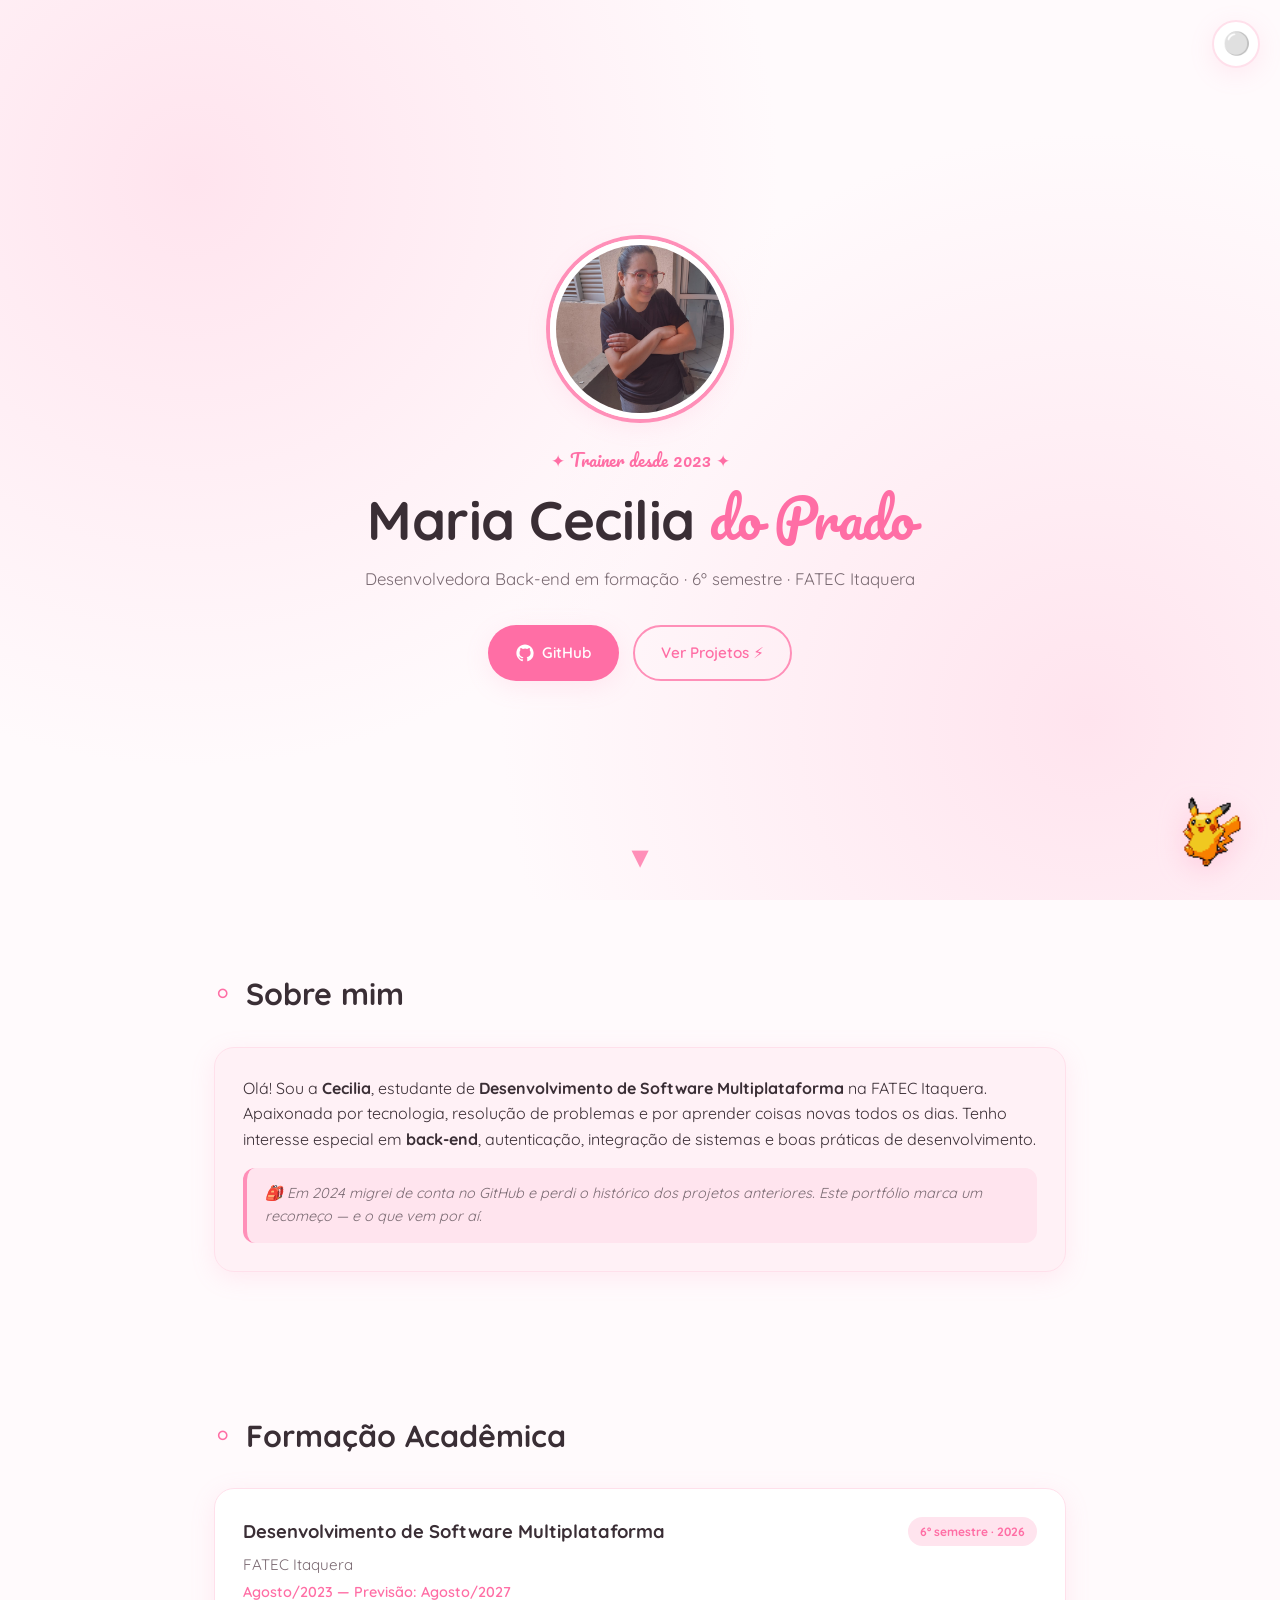
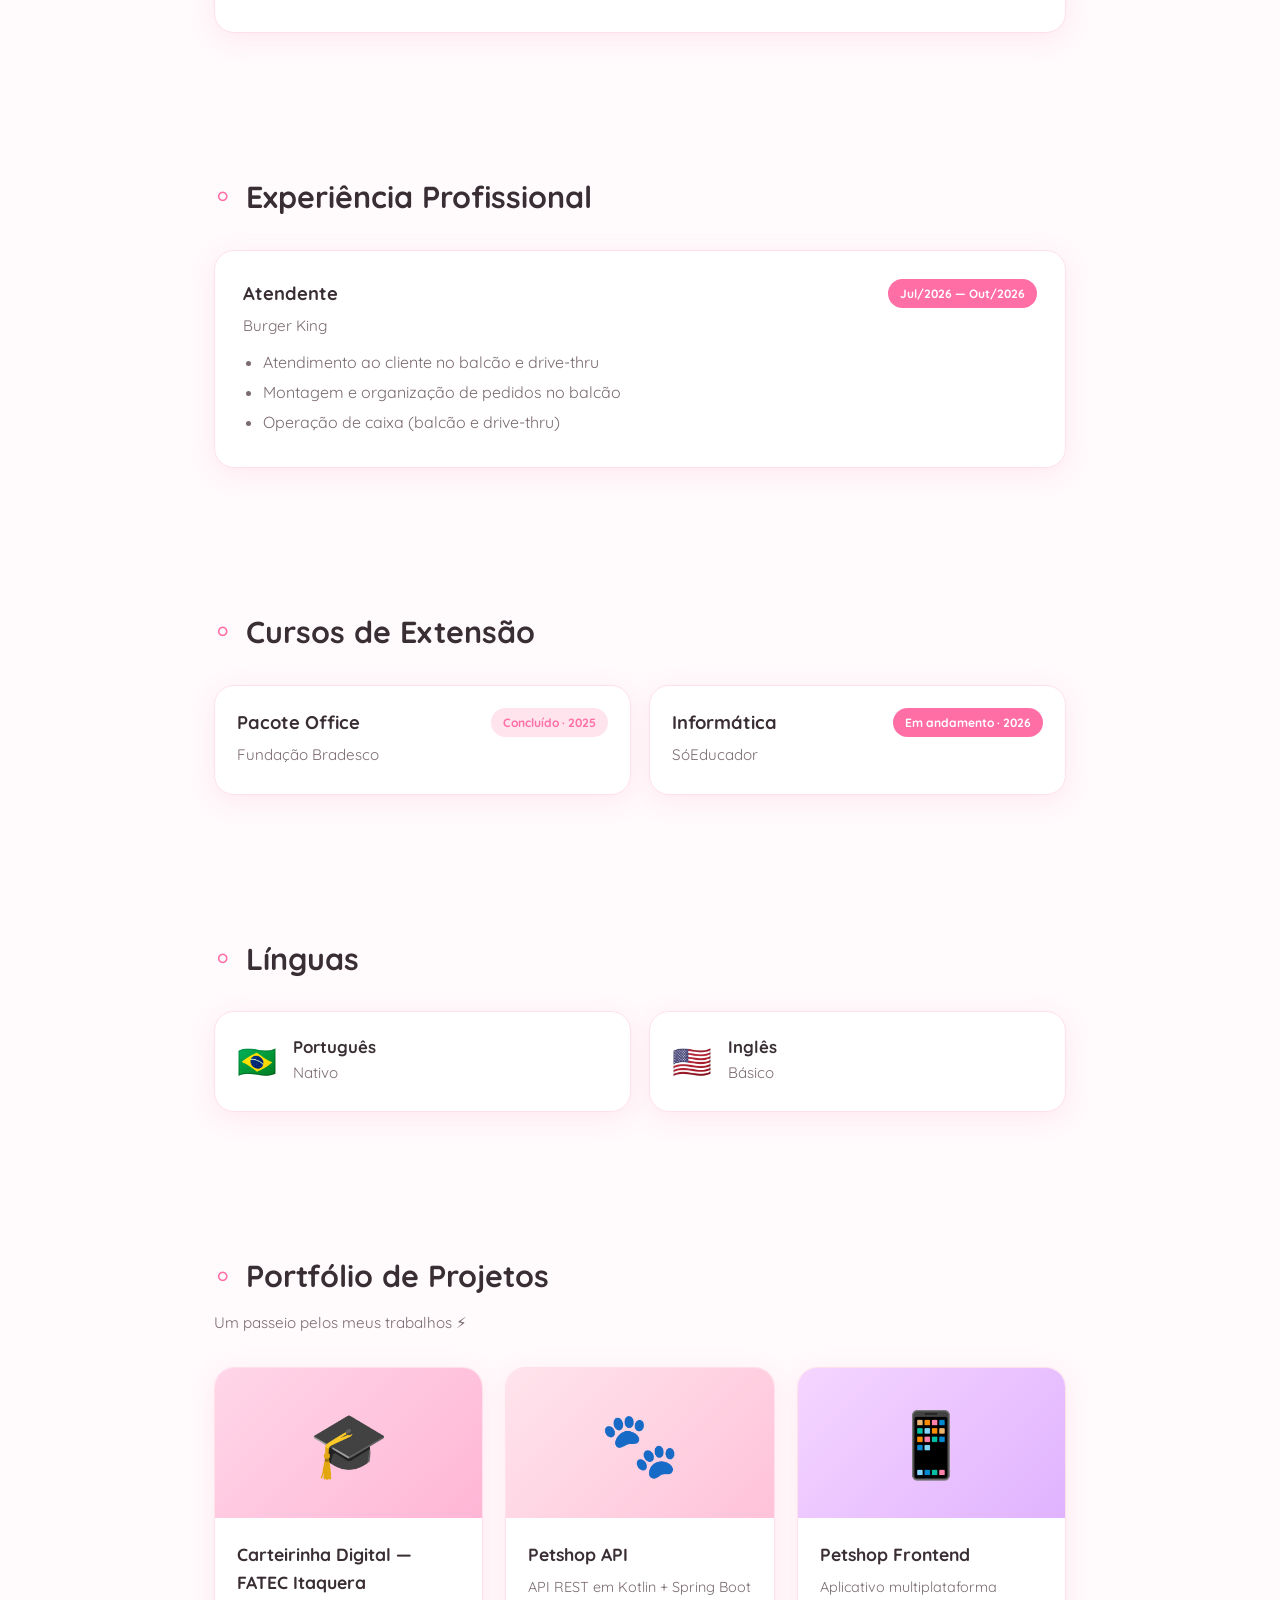
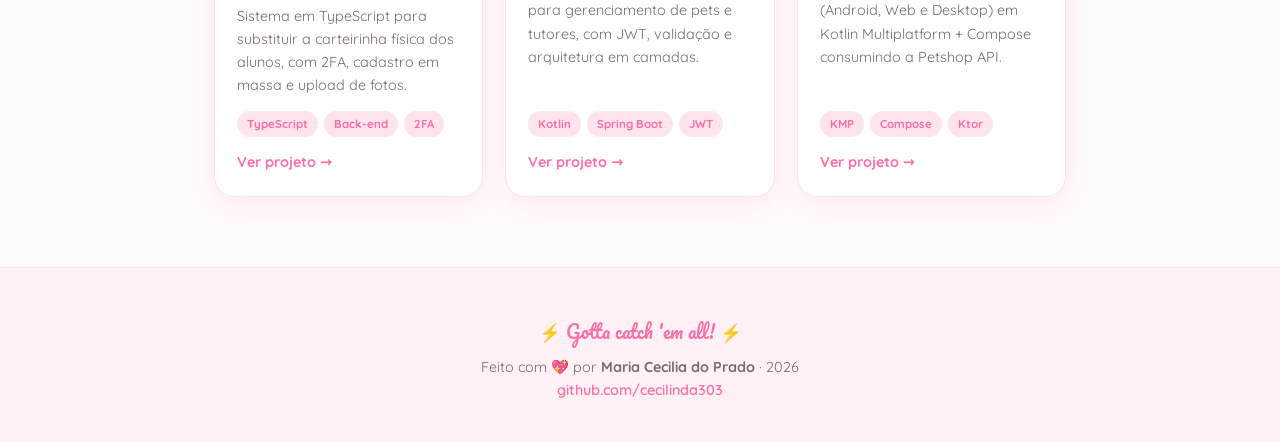
<file: portfolio/index.html>
<!DOCTYPE html>
<html lang="pt-BR">
<head>
  <meta charset="UTF-8" />
  <meta name="viewport" content="width=device-width, initial-scale=1.0" />
  <title>Maria Cecilia do Prado · Portfólio</title>
  <meta name="description" content="Portfólio de Maria Cecilia do Prado — Desenvolvedora Back-end em formação na FATEC Itaquera." />
  <link rel="icon" href="data:image/svg+xml,<svg xmlns='http://www.w3.org/2000/svg' viewBox='0 0 100 100'><text y='.9em' font-size='90'>⚡</text></svg>" />
  <link rel="preconnect" href="https://fonts.googleapis.com" />
  <link rel="preconnect" href="https://fonts.gstatic.com" crossorigin />
  <link href="https://fonts.googleapis.com/css2?family=Quicksand:wght@400;500;600;700&family=Pacifico&display=swap" rel="stylesheet" />
  <link rel="stylesheet" href="style.css" />
</head>
<body>

  <button id="theme-toggle" class="theme-toggle" aria-label="Alternar tema">
    <span class="pokeball-icon">⚪</span>
  </button>

  <!-- HERO -->
  <header class="hero">
    <div class="hero-content">
      <div class="avatar-wrapper">
        <img src="foto.jpg" alt="Foto de Maria Cecilia" class="avatar" onerror="this.style.display='none'; this.nextElementSibling.style.display='flex';" />
        <div class="avatar-fallback" style="display:none;">M</div>
      </div>
      <p class="tagline">✦ Trainer desde 2023 ✦</p>
      <h1>Maria Cecilia <span>do Prado</span></h1>
      <p class="subtitle">Desenvolvedora Back-end em formação · 6º semestre · FATEC Itaquera</p>
      <div class="hero-actions">
        <a href="https://github.com/cecilinda303" target="_blank" rel="noopener" class="btn btn-primary">
          <svg width="18" height="18" viewBox="0 0 24 24" fill="currentColor"><path d="M12 .5C5.65.5.5 5.65.5 12c0 5.08 3.29 9.39 7.86 10.91.58.11.79-.25.79-.56v-2c-3.2.7-3.87-1.36-3.87-1.36-.52-1.33-1.28-1.69-1.28-1.69-1.05-.72.08-.7.08-.7 1.16.08 1.77 1.19 1.77 1.19 1.03 1.77 2.7 1.26 3.36.96.1-.75.4-1.26.73-1.55-2.55-.29-5.23-1.28-5.23-5.7 0-1.26.45-2.29 1.19-3.1-.12-.29-.52-1.46.11-3.05 0 0 .97-.31 3.18 1.18a11.1 11.1 0 0 1 5.8 0c2.2-1.49 3.17-1.18 3.17-1.18.63 1.59.23 2.76.11 3.05.74.81 1.19 1.84 1.19 3.1 0 4.43-2.69 5.41-5.25 5.69.41.36.78 1.06.78 2.14v3.17c0 .31.21.68.8.56A11.51 11.51 0 0 0 23.5 12C23.5 5.65 18.35.5 12 .5z"/></svg>
          GitHub
        </a>
        <a href="#projetos" class="btn btn-outline">Ver Projetos ⚡</a>
      </div>
    </div>
    <div class="scroll-hint">▼</div>
  </header>

  <!-- SOBRE -->
  <section id="sobre" class="section">
    <h2 class="section-title">Sobre mim</h2>
    <div class="card soft">
      <p>
        Olá! Sou a <strong>Cecilia</strong>, estudante de <strong>Desenvolvimento de Software Multiplataforma</strong> na FATEC Itaquera.
        Apaixonada por tecnologia, resolução de problemas e por aprender coisas novas todos os dias.
        Tenho interesse especial em <strong>back-end</strong>, autenticação, integração de sistemas e boas práticas de desenvolvimento.
      </p>
      <p class="nota">
        🎒 Em 2024 migrei de conta no GitHub e perdi o histórico dos projetos anteriores. 
        Este portfólio marca um recomeço — e o que vem por aí.
      </p>
    </div>
  </section>

  <!-- FORMAÇÃO -->
  <section id="formacao" class="section">
    <h2 class="section-title">Formação Acadêmica</h2>
    <div class="card">
      <div class="card-header">
        <h3>Desenvolvimento de Software Multiplataforma</h3>
        <span class="badge">6º semestre · 2026</span>
      </div>
      <p class="inst">FATEC Itaquera</p>
      <p class="period">Agosto/2023 — Previsão: Agosto/2027</p>
    </div>
  </section>

  <!-- EXPERIÊNCIA -->
  <section id="experiencia" class="section">
    <h2 class="section-title">Experiência Profissional</h2>
    <div class="card">
      <div class="card-header">
        <h3>Atendente</h3>
        <span class="badge badge-pink">Jul/2026 — Out/2026</span>
      </div>
      <p class="inst">Burger King</p>
      <ul class="bullets">
        <li>Atendimento ao cliente no balcão e drive-thru</li>
        <li>Montagem e organização de pedidos no balcão</li>
        <li>Operação de caixa (balcão e drive-thru)</li>
      </ul>
    </div>
  </section>

  <!-- CURSOS -->
  <section id="cursos" class="section">
    <h2 class="section-title">Cursos de Extensão</h2>
    <div class="grid-2">
      <div class="card small">
        <div class="card-header">
          <h3>Pacote Office</h3>
          <span class="badge">Concluído · 2025</span>
        </div>
        <p class="inst">Fundação Bradesco</p>
      </div>
      <div class="card small">
        <div class="card-header">
          <h3>Informática</h3>
          <span class="badge badge-pink">Em andamento · 2026</span>
        </div>
        <p class="inst">SóEducador</p>
      </div>
    </div>
  </section>

  <!-- LÍNGUAS -->
  <section id="linguas" class="section">
    <h2 class="section-title">Línguas</h2>
    <div class="grid-2">
      <div class="card small lang">
        <span class="lang-flag">🇧🇷</span>
        <div>
          <h3>Português</h3>
          <p class="inst">Nativo</p>
        </div>
      </div>
      <div class="card small lang">
        <span class="lang-flag">🇺🇸</span>
        <div>
          <h3>Inglês</h3>
          <p class="inst">Básico</p>
        </div>
      </div>
    </div>
  </section>

  <!-- PROJETOS -->
  <section id="projetos" class="section">
    <h2 class="section-title">Portfólio de Projetos</h2>
    <p class="section-sub">Um passeio pelos meus trabalhos ⚡</p>

    <div class="projects-grid">

      <a href="projetos/carteirinha.html" class="project-card">
        <div class="project-cover" style="background: linear-gradient(135deg,#ffd6e8,#ffb6d5);">
          <span>🎓</span>
        </div>
        <div class="project-body">
          <h3>Carteirinha Digital — FATEC Itaquera</h3>
          <p>Sistema em TypeScript para substituir a carteirinha física dos alunos, com 2FA, cadastro em massa e upload de fotos.</p>
          <div class="tags">
            <span>TypeScript</span><span>Back-end</span><span>2FA</span>
          </div>
          <span class="link-more">Ver projeto →</span>
        </div>
      </a>

      <a href="projetos/petshop-api.html" class="project-card">
        <div class="project-cover" style="background: linear-gradient(135deg,#ffe4ec,#ffc2d9);">
          <span>🐾</span>
        </div>
        <div class="project-body">
          <h3>Petshop API</h3>
          <p>API REST em Kotlin + Spring Boot para gerenciamento de pets e tutores, com JWT, validação e arquitetura em camadas.</p>
          <div class="tags">
            <span>Kotlin</span><span>Spring Boot</span><span>JWT</span>
          </div>
          <span class="link-more">Ver projeto →</span>
        </div>
      </a>

      <a href="projetos/petshop-front.html" class="project-card">
        <div class="project-cover" style="background: linear-gradient(135deg,#f5d5ff,#e0b3ff);">
          <span>📱</span>
        </div>
        <div class="project-body">
          <h3>Petshop Frontend</h3>
          <p>Aplicativo multiplataforma (Android, Web e Desktop) em Kotlin Multiplatform + Compose consumindo a Petshop API.</p>
          <div class="tags">
            <span>KMP</span><span>Compose</span><span>Ktor</span>
          </div>
          <span class="link-more">Ver projeto →</span>
        </div>
      </a>

    </div>
  </section>

  <!-- FOOTER -->
  <footer class="footer">
    <p class="footer-catch">⚡ Gotta catch 'em all! ⚡</p>
    <p>Feito com 💖 por <strong>Maria Cecilia do Prado</strong> · 2026</p>
    <a href="https://github.com/cecilinda303" target="_blank" rel="noopener">github.com/cecilinda303</a>
  </footer>

  <!-- Mascote Pikachu -->
  <img src="assets/gifs/pikachu.gif" alt="Pikachu mascote" class="mascote" />

  <script src="script.js"></script>
</body>
</html>
</file>
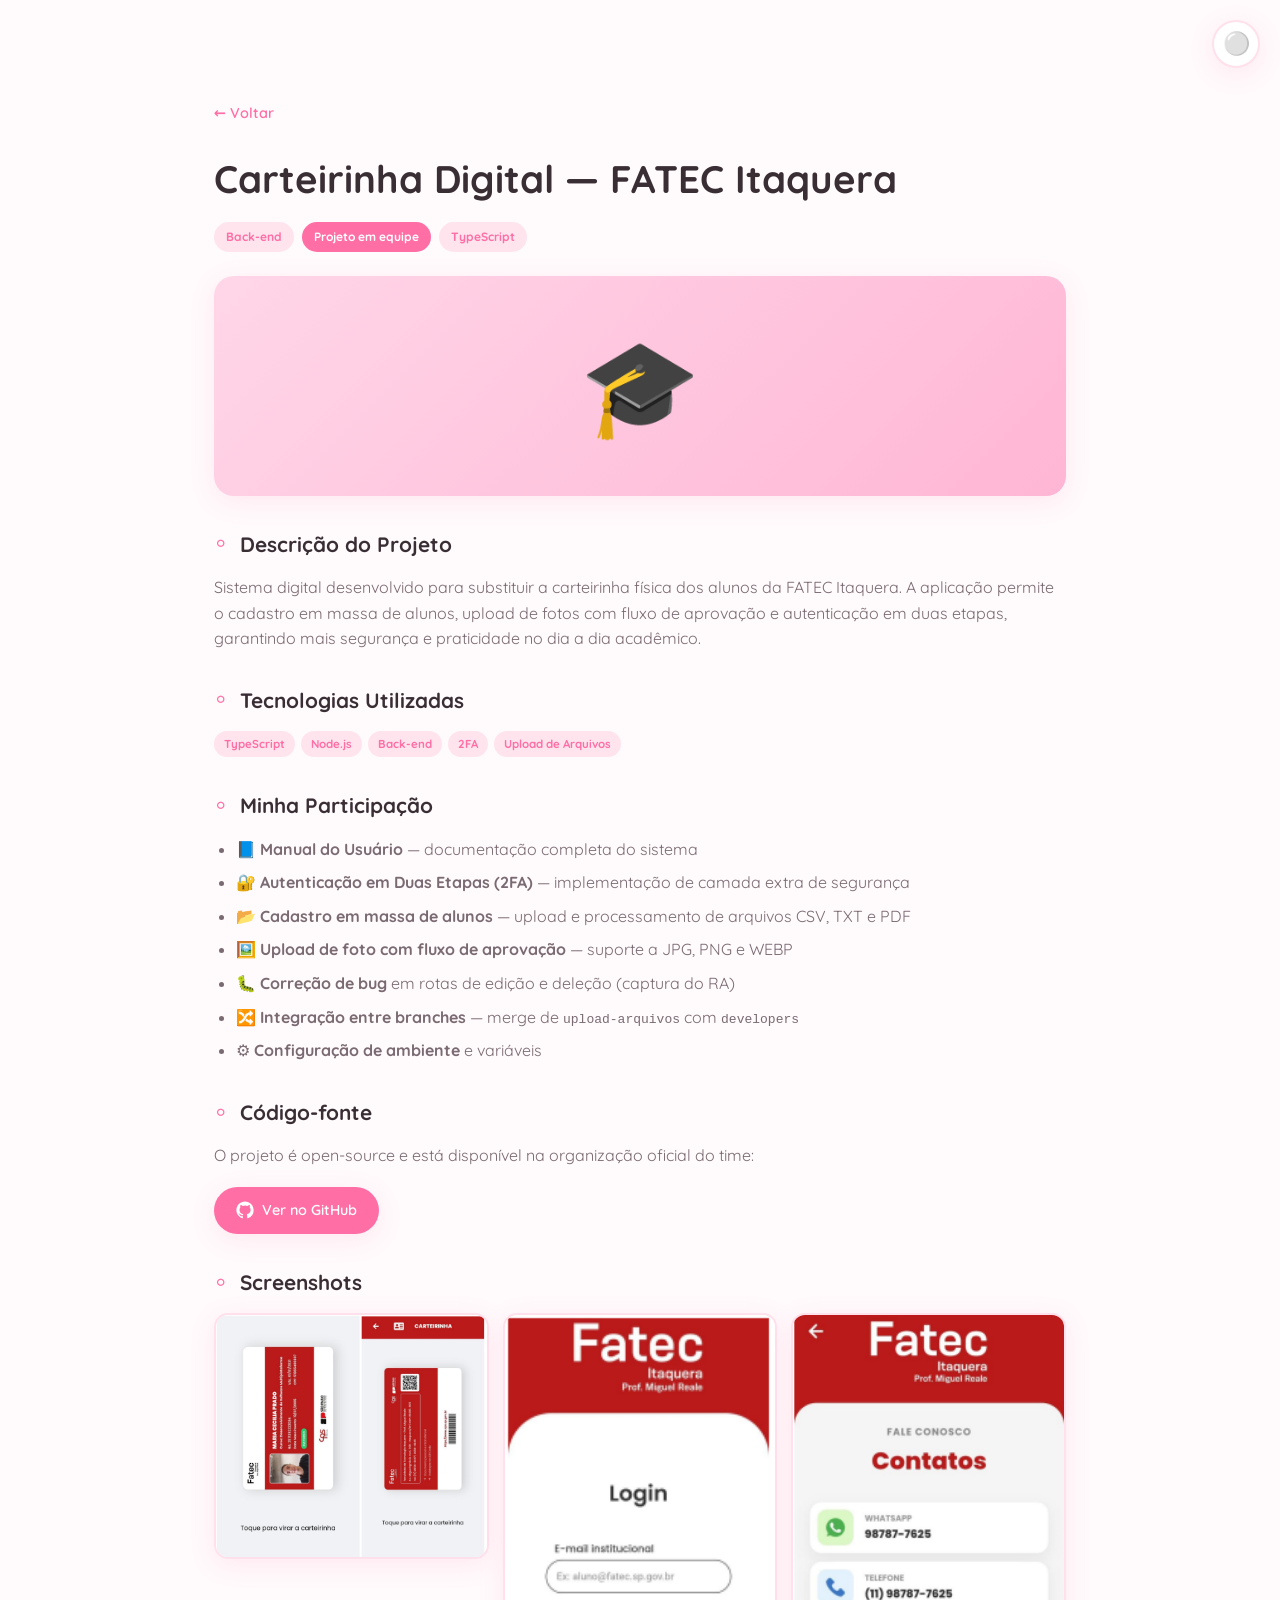
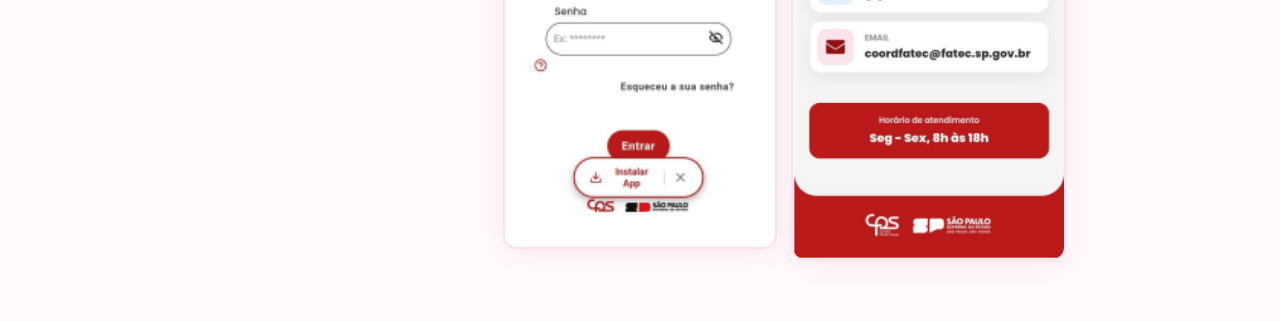
<file: portfolio/projetos/carteirinha.html>
<!DOCTYPE html>
<html lang="pt-BR">
<head>
  <meta charset="UTF-8" />
  <meta name="viewport" content="width=device-width, initial-scale=1.0" />
  <title>Carteirinha Digital FATEC · Maria Cecilia</title>
  <link rel="icon" href="data:image/svg+xml,<svg xmlns='http://www.w3.org/2000/svg' viewBox='0 0 100 100'><text y='.9em' font-size='90'>⚡</text></svg>" />
  <link href="https://fonts.googleapis.com/css2?family=Quicksand:wght@400;500;600;700&family=Pacifico&display=swap" rel="stylesheet" />
  <link rel="stylesheet" href="../style.css" />
</head>
<body>
  <button id="theme-toggle" class="theme-toggle" aria-label="Alternar tema">
    <span class="pokeball-icon">⚪</span>
  </button>

  <main class="project-page">
    <a href="../index.html" class="back-link">← Voltar</a>

    <h1>Carteirinha Digital — FATEC Itaquera</h1>
    <div class="project-meta">
      <span class="badge">Back-end</span>
      <span class="badge badge-pink">Projeto em equipe</span>
      <span class="badge">TypeScript</span>
    </div>

    <div class="project-cover-large" style="background: linear-gradient(135deg,#ffd6e8,#ffb6d5);">🎓</div>

    <div class="project-content">
      <h2>Descrição do Projeto</h2>
      <p>
        Sistema digital desenvolvido para substituir a carteirinha física dos alunos da FATEC Itaquera.
        A aplicação permite o cadastro em massa de alunos, upload de fotos com fluxo de aprovação e
        autenticação em duas etapas, garantindo mais segurança e praticidade no dia a dia acadêmico.
      </p>

      <h2>Tecnologias Utilizadas</h2>
      <div class="tags" style="margin-bottom:14px;">
        <span>TypeScript</span>
        <span>Node.js</span>
        <span>Back-end</span>
        <span>2FA</span>
        <span>Upload de Arquivos</span>
      </div>

      <h2>Minha Participação</h2>
      <ul>
        <li>📘 <strong>Manual do Usuário</strong> — documentação completa do sistema</li>
        <li>🔐 <strong>Autenticação em Duas Etapas (2FA)</strong> — implementação de camada extra de segurança</li>
        <li>📂 <strong>Cadastro em massa de alunos</strong> — upload e processamento de arquivos CSV, TXT e PDF</li>
        <li>🖼️ <strong>Upload de foto com fluxo de aprovação</strong> — suporte a JPG, PNG e WEBP</li>
        <li>🐛 <strong>Correção de bug</strong> em rotas de edição e deleção (captura do RA)</li>
        <li>🔀 <strong>Integração entre branches</strong> — merge de <code>upload-arquivos</code> com <code>developers</code></li>
        <li>⚙️ <strong>Configuração de ambiente</strong> e variáveis</li>
      </ul>

      <h2>Código-fonte</h2>
      <p>O projeto é open-source e está disponível na organização oficial do time:</p>
      <a href="https://github.com/Carteirinha-Digital-Fatec-Itaquera" target="_blank" rel="noopener" class="btn-github">
        <svg width="18" height="18" viewBox="0 0 24 24" fill="currentColor"><path d="M12 .5C5.65.5.5 5.65.5 12c0 5.08 3.29 9.39 7.86 10.91.58.11.79-.25.79-.56v-2c-3.2.7-3.87-1.36-3.87-1.36-.52-1.33-1.28-1.69-1.28-1.69-1.05-.72.08-.7.08-.7 1.16.08 1.77 1.19 1.77 1.19 1.03 1.77 2.7 1.26 3.36.96.1-.75.4-1.26.73-1.55-2.55-.29-5.23-1.28-5.23-5.7 0-1.26.45-2.29 1.19-3.1-.12-.29-.52-1.46.11-3.05 0 0 .97-.31 3.18 1.18a11.1 11.1 0 0 1 5.8 0c2.2-1.49 3.17-1.18 3.17-1.18.63 1.59.23 2.76.11 3.05.74.81 1.19 1.84 1.19 3.1 0 4.43-2.69 5.41-5.25 5.69.41.36.78 1.06.78 2.14v3.17c0 .31.21.68.8.56A11.51 11.51 0 0 0 23.5 12C23.5 5.65 18.35.5 12 .5z"/></svg>
        Ver no GitHub
      </a>

      <h2>Screenshots</h2>
      <div class="screenshots">
        <img src="../assets/projetos/carteirinha/print1.png" alt="Print 1" onerror="this.outerHTML='<div class=\'screenshot-placeholder\'>📸 Cole aqui: print1.png</div>'" />
        <img src="../assets/projetos/carteirinha/print2.png" alt="Print 2" onerror="this.outerHTML='<div class=\'screenshot-placeholder\'>📸 Cole aqui: print2.png</div>'" />
        <img src="../assets/projetos/carteirinha/print3.png" alt="Print 3" onerror="this.outerHTML='<div class=\'screenshot-placeholder\'>📸 Cole aqui: print3.png</div>'" />
      </div>
    </div>
  </main>

  <script src="../script.js"></script>
</body>
</html>
</file>
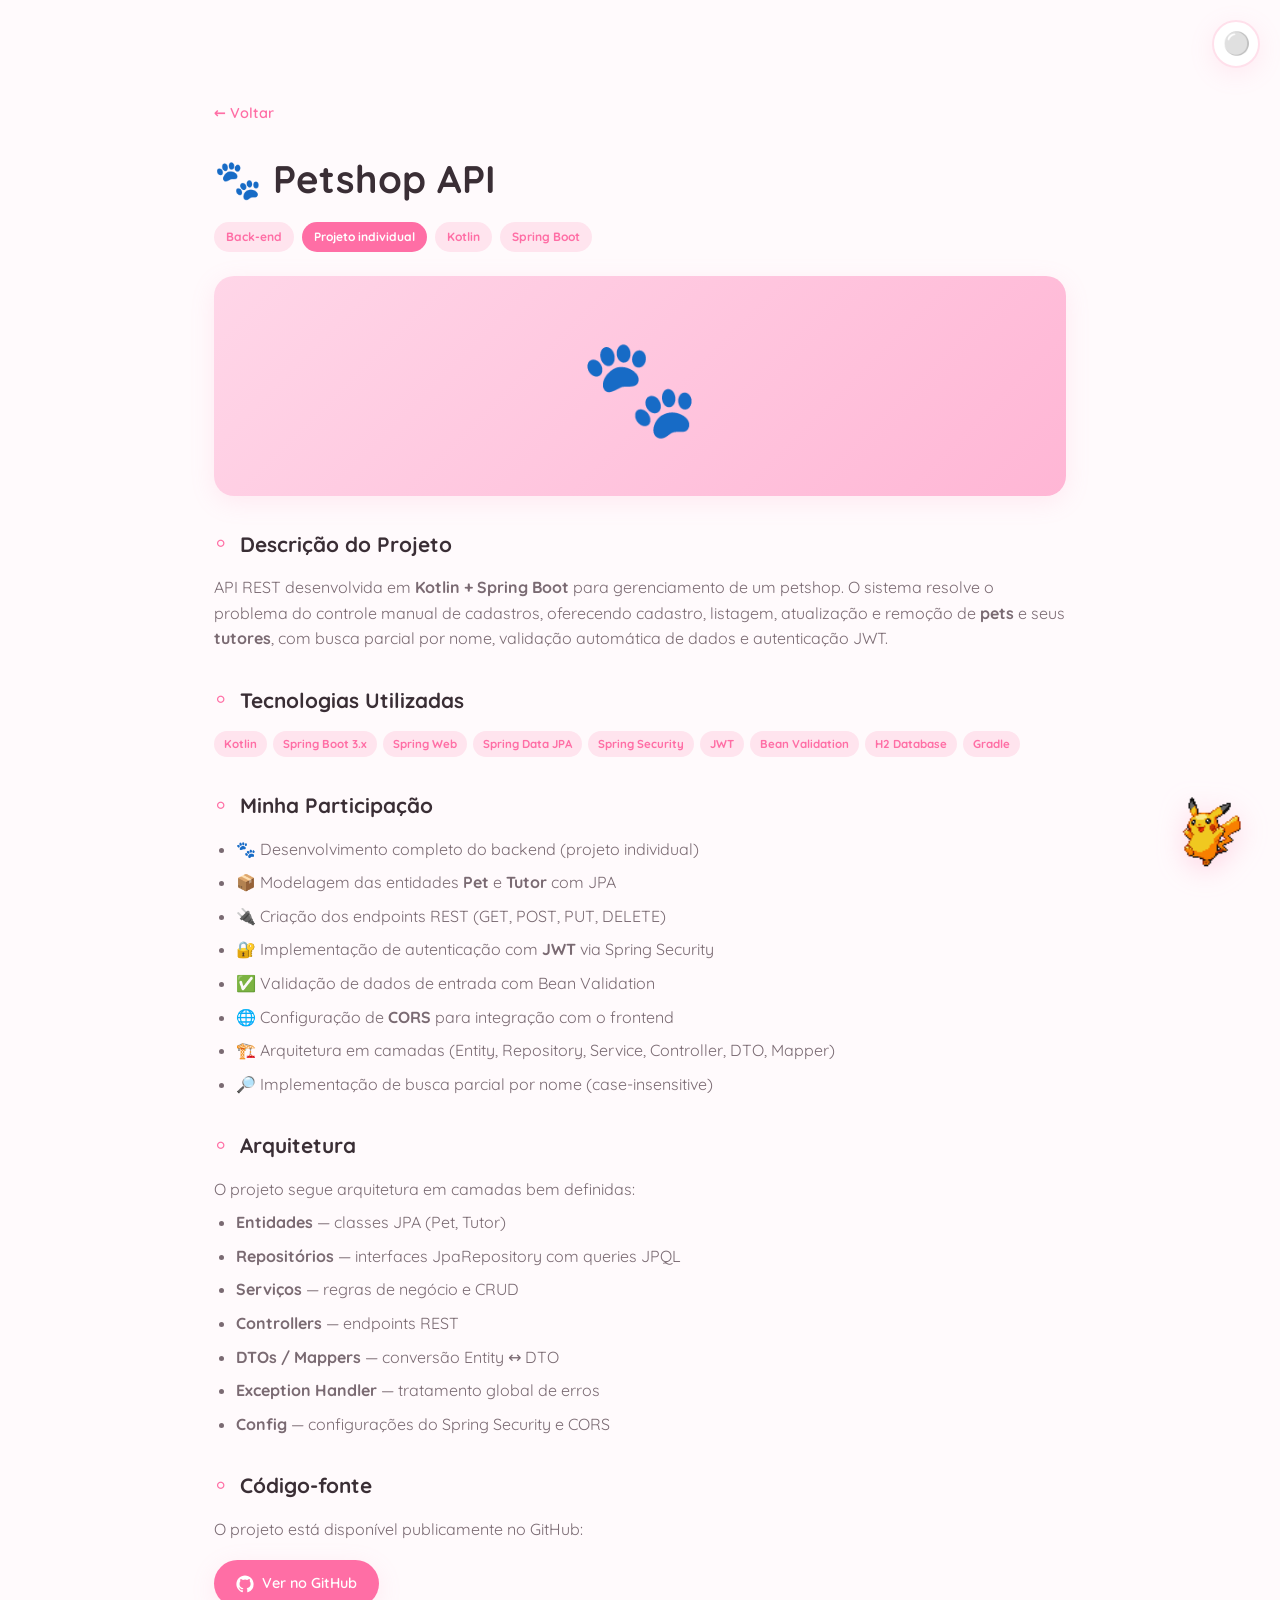
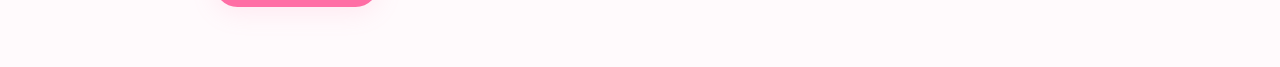
<file: portfolio/projetos/petshop-api.html>
<!DOCTYPE html>
<html lang="pt-BR">
<head>
  <meta charset="UTF-8" />
  <meta name="viewport" content="width=device-width, initial-scale=1.0" />
  <title>Petshop API · Maria Cecilia</title>
  <link rel="icon" href="data:image/svg+xml,<svg xmlns='http://www.w3.org/2000/svg' viewBox='0 0 100 100'><text y='.9em' font-size='90'>⚡</text></svg>" />
  <link href="https://fonts.googleapis.com/css2?family=Quicksand:wght@400;500;600;700&family=Pacifico&display=swap" rel="stylesheet" />
  <link rel="stylesheet" href="../style.css" />
</head>
<body>
  <button id="theme-toggle" class="theme-toggle" aria-label="Alternar tema">
    <span class="pokeball-icon">⚪</span>
  </button>

  <main class="project-page">
    <a href="../index.html" class="back-link">← Voltar</a>

    <h1>🐾 Petshop API</h1>
    <div class="project-meta">
      <span class="badge">Back-end</span>
      <span class="badge badge-pink">Projeto individual</span>
      <span class="badge">Kotlin</span>
      <span class="badge">Spring Boot</span>
    </div>

    <div class="project-cover-large" style="background: linear-gradient(135deg,#ffd6e8,#ffb6d5);">🐾</div>

    <div class="project-content">
      <h2>Descrição do Projeto</h2>
      <p>
        API REST desenvolvida em <strong>Kotlin + Spring Boot</strong> para gerenciamento de um petshop.
        O sistema resolve o problema do controle manual de cadastros, oferecendo cadastro, listagem,
        atualização e remoção de <strong>pets</strong> e seus <strong>tutores</strong>, com busca parcial
        por nome, validação automática de dados e autenticação JWT.
      </p>

      <h2>Tecnologias Utilizadas</h2>
      <div class="tags" style="margin-bottom:14px;">
        <span>Kotlin</span>
        <span>Spring Boot 3.x</span>
        <span>Spring Web</span>
        <span>Spring Data JPA</span>
        <span>Spring Security</span>
        <span>JWT</span>
        <span>Bean Validation</span>
        <span>H2 Database</span>
        <span>Gradle</span>
      </div>

      <h2>Minha Participação</h2>
      <ul>
        <li>🐾 Desenvolvimento completo do backend (projeto individual)</li>
        <li>📦 Modelagem das entidades <strong>Pet</strong> e <strong>Tutor</strong> com JPA</li>
        <li>🔌 Criação dos endpoints REST (GET, POST, PUT, DELETE)</li>
        <li>🔐 Implementação de autenticação com <strong>JWT</strong> via Spring Security</li>
        <li>✅ Validação de dados de entrada com Bean Validation</li>
        <li>🌐 Configuração de <strong>CORS</strong> para integração com o frontend</li>
        <li>🏗️ Arquitetura em camadas (Entity, Repository, Service, Controller, DTO, Mapper)</li>
        <li>🔎 Implementação de busca parcial por nome (case-insensitive)</li>
      </ul>

      <h2>Arquitetura</h2>
      <p>O projeto segue arquitetura em camadas bem definidas:</p>
      <ul>
        <li><strong>Entidades</strong> — classes JPA (Pet, Tutor)</li>
        <li><strong>Repositórios</strong> — interfaces JpaRepository com queries JPQL</li>
        <li><strong>Serviços</strong> — regras de negócio e CRUD</li>
        <li><strong>Controllers</strong> — endpoints REST</li>
        <li><strong>DTOs / Mappers</strong> — conversão Entity ↔ DTO</li>
        <li><strong>Exception Handler</strong> — tratamento global de erros</li>
        <li><strong>Config</strong> — configurações do Spring Security e CORS</li>
      </ul>

      <h2>Código-fonte</h2>
      <p>O projeto está disponível publicamente no GitHub:</p>
      <a href="https://github.com/cecilinda303/petshop" target="_blank" rel="noopener" class="btn-github">
        <svg width="18" height="18" viewBox="0 0 24 24" fill="currentColor"><path d="M12 .5C5.65.5.5 5.65.5 12c0 5.08 3.29 9.39 7.86 10.91.58.11.79-.25.79-.56v-2c-3.2.7-3.87-1.36-3.87-1.36-.52-1.33-1.28-1.69-1.28-1.69-1.05-.72.08-.7.08-.7 1.16.08 1.77 1.19 1.77 1.19 1.03 1.77 2.7 1.26 3.36.96.1-.75.4-1.26.73-1.55-2.55-.29-5.23-1.28-5.23-5.7 0-1.26.45-2.29 1.19-3.1-.12-.29-.52-1.46.11-3.05 0 0 .97-.31 3.18 1.18a11.1 11.1 0 0 1 5.8 0c2.2-1.49 3.17-1.18 3.17-1.18.63 1.59.23 2.76.11 3.05.74.81 1.19 1.84 1.19 3.1 0 4.43-2.69 5.41-5.25 5.69.41.36.78 1.06.78 2.14v3.17c0 .31.21.68.8.56A11.51 11.51 0 0 0 23.5 12C23.5 5.65 18.35.5 12 .5z"/></svg>
        Ver no GitHub
      </a>

    </div>
  </main>

  <img src="../assets/gifs/pikachu.gif" alt="Pikachu mascote" class="mascote" />

  <script src="../script.js"></script>
</body>
</html>
</file>
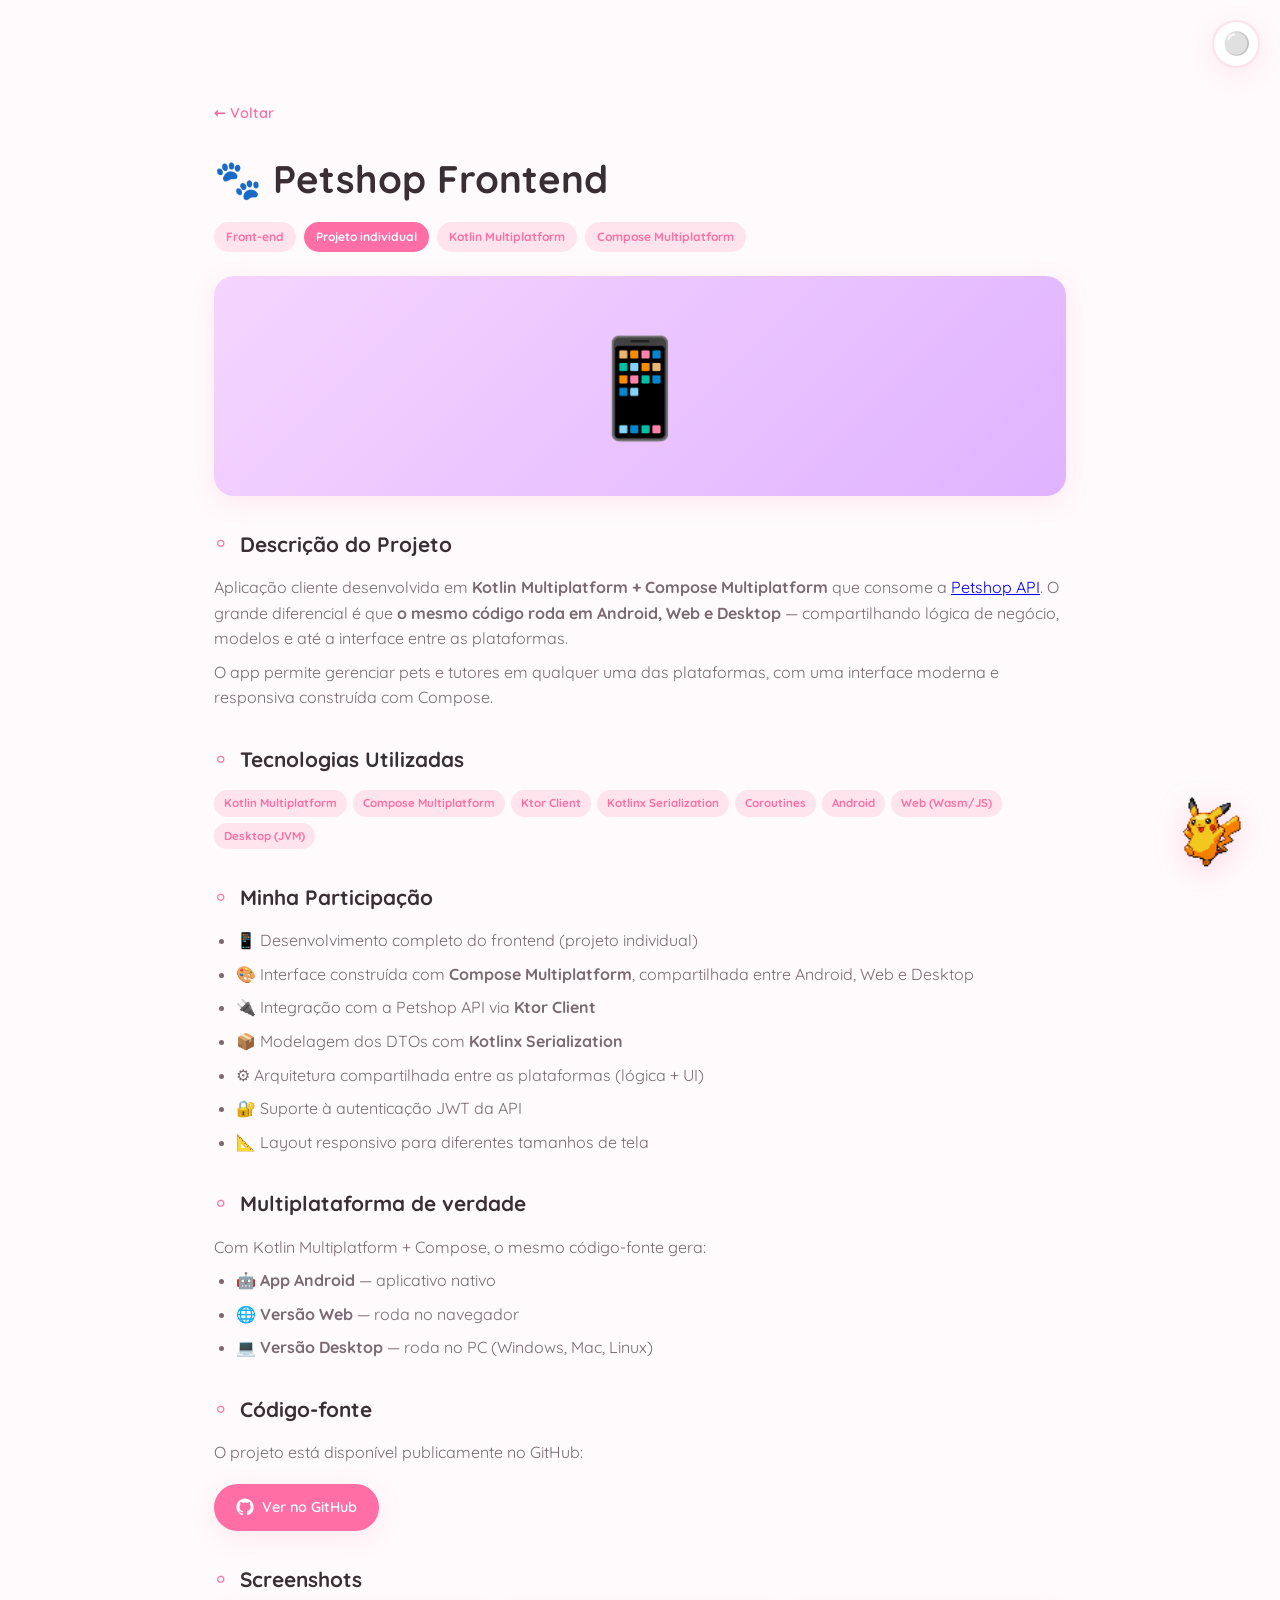
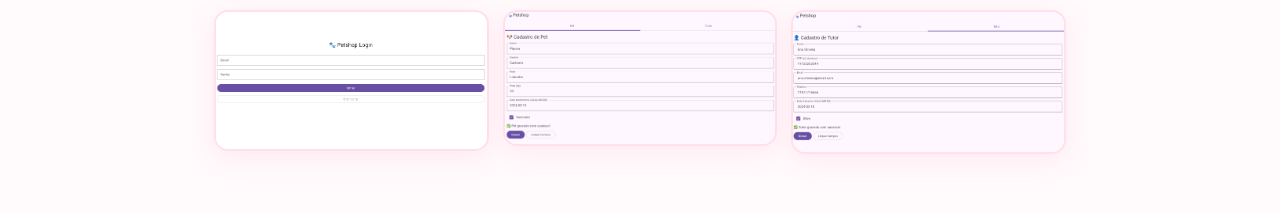
<file: portfolio/projetos/petshop-front.html>
<!DOCTYPE html>
<html lang="pt-BR">
<head>
  <meta charset="UTF-8" />
  <meta name="viewport" content="width=device-width, initial-scale=1.0" />
  <title>Petshop Frontend · Maria Cecilia</title>
  <link rel="icon" href="data:image/svg+xml,<svg xmlns='http://www.w3.org/2000/svg' viewBox='0 0 100 100'><text y='.9em' font-size='90'>⚡</text></svg>" />
  <link href="https://fonts.googleapis.com/css2?family=Quicksand:wght@400;500;600;700&family=Pacifico&display=swap" rel="stylesheet" />
  <link rel="stylesheet" href="../style.css" />
</head>
<body>
  <button id="theme-toggle" class="theme-toggle" aria-label="Alternar tema">
    <span class="pokeball-icon">⚪</span>
  </button>

  <main class="project-page">
    <a href="../index.html" class="back-link">← Voltar</a>

    <h1>🐾 Petshop Frontend</h1>
    <div class="project-meta">
      <span class="badge">Front-end</span>
      <span class="badge badge-pink">Projeto individual</span>
      <span class="badge">Kotlin Multiplatform</span>
      <span class="badge">Compose Multiplatform</span>
    </div>

    <div class="project-cover-large" style="background: linear-gradient(135deg,#f5d5ff,#e0b3ff);">📱</div>

    <div class="project-content">
      <h2>Descrição do Projeto</h2>
      <p>
        Aplicação cliente desenvolvida em <strong>Kotlin Multiplatform + Compose Multiplatform</strong>
        que consome a <a href="petshop-api.html">Petshop API</a>. O grande diferencial é que
        <strong>o mesmo código roda em Android, Web e Desktop</strong> — compartilhando lógica de negócio,
        modelos e até a interface entre as plataformas.
      </p>
      <p>
        O app permite gerenciar pets e tutores em qualquer uma das plataformas, com uma interface
        moderna e responsiva construída com Compose.
      </p>

      <h2>Tecnologias Utilizadas</h2>
      <div class="tags" style="margin-bottom:14px;">
        <span>Kotlin Multiplatform</span>
        <span>Compose Multiplatform</span>
        <span>Ktor Client</span>
        <span>Kotlinx Serialization</span>
        <span>Coroutines</span>
        <span>Android</span>
        <span>Web (Wasm/JS)</span>
        <span>Desktop (JVM)</span>
      </div>

      <h2>Minha Participação</h2>
      <ul>
        <li>📱 Desenvolvimento completo do frontend (projeto individual)</li>
        <li>🎨 Interface construída com <strong>Compose Multiplatform</strong>, compartilhada entre Android, Web e Desktop</li>
        <li>🔌 Integração com a Petshop API via <strong>Ktor Client</strong></li>
        <li>📦 Modelagem dos DTOs com <strong>Kotlinx Serialization</strong></li>
        <li>⚙️ Arquitetura compartilhada entre as plataformas (lógica + UI)</li>
        <li>🔐 Suporte à autenticação JWT da API</li>
        <li>📐 Layout responsivo para diferentes tamanhos de tela</li>
      </ul>

      <h2>Multiplataforma de verdade</h2>
      <p>Com Kotlin Multiplatform + Compose, o mesmo código-fonte gera:</p>
      <ul>
        <li>🤖 <strong>App Android</strong> — aplicativo nativo</li>
        <li>🌐 <strong>Versão Web</strong> — roda no navegador</li>
        <li>💻 <strong>Versão Desktop</strong> — roda no PC (Windows, Mac, Linux)</li>
      </ul>

      <h2>Código-fonte</h2>
      <p>O projeto está disponível publicamente no GitHub:</p>
      <a href="https://github.com/cecilinda303/petshop-front" target="_blank" rel="noopener" class="btn-github">
        <svg width="18" height="18" viewBox="0 0 24 24" fill="currentColor"><path d="M12 .5C5.65.5.5 5.65.5 12c0 5.08 3.29 9.39 7.86 10.91.58.11.79-.25.79-.56v-2c-3.2.7-3.87-1.36-3.87-1.36-.52-1.33-1.28-1.69-1.28-1.69-1.05-.72.08-.7.08-.7 1.16.08 1.77 1.19 1.77 1.19 1.03 1.77 2.7 1.26 3.36.96.1-.75.4-1.26.73-1.55-2.55-.29-5.23-1.28-5.23-5.7 0-1.26.45-2.29 1.19-3.1-.12-.29-.52-1.46.11-3.05 0 0 .97-.31 3.18 1.18a11.1 11.1 0 0 1 5.8 0c2.2-1.49 3.17-1.18 3.17-1.18.63 1.59.23 2.76.11 3.05.74.81 1.19 1.84 1.19 3.1 0 4.43-2.69 5.41-5.25 5.69.41.36.78 1.06.78 2.14v3.17c0 .31.21.68.8.56A11.51 11.51 0 0 0 23.5 12C23.5 5.65 18.35.5 12 .5z"/></svg>
        Ver no GitHub
      </a>

      <h2>Screenshots</h2>
      <div class="screenshots">
        <img src="../assets/projetos/petshop-front/img1.png" alt="Print 1" onerror="this.outerHTML='<div class=\'screenshot-placeholder\'>📸 Cole aqui: print1.png</div>'" />
        <img src="../assets/projetos/petshop-front/img2.png" alt="Print 2" onerror="this.outerHTML='<div class=\'screenshot-placeholder\'>📸 Cole aqui: print2.png</div>'" />
        <img src="../assets/projetos/petshop-front/img3.png" alt="Print 3" onerror="this.outerHTML='<div class=\'screenshot-placeholder\'>📸 Cole aqui: print3.png</div>'" />
      </div>
    </div>
  </main>

  <img src="../assets/gifs/pikachu.gif" alt="Pikachu mascote" class="mascote" />

  <script src="../script.js"></script>
</body>
</html>
</file>
<file: portfolio/style.css>
/* ====== RESET & VARIÁVEIS ====== */
* { margin: 0; padding: 0; box-sizing: border-box; }

:root {
  --bg: #fffafc;
  --bg-soft: #fff1f6;
  --card: #ffffff;
  --text: #3a2e35;
  --text-soft: #7a6a72;
  --accent: #ff8fb8;
  --accent-strong: #ff6ea5;
  --accent-soft: #ffe4ee;
  --border: #ffe0eb;
  --shadow: 0 6px 24px rgba(255, 143, 184, 0.15);
  --radius: 20px;
}

body.dark {
  --bg: #1a1418;
  --bg-soft: #221a20;
  --card: #2a1f26;
  --text: #fbe9f0;
  --text-soft: #c9b3bd;
  --accent: #ff8fb8;
  --accent-strong: #ff6ea5;
  --accent-soft: #3a2632;
  --border: #3a2632;
  --shadow: 0 6px 24px rgba(255, 143, 184, 0.12);
}

html { scroll-behavior: smooth; }

body {
  font-family: 'Quicksand', system-ui, sans-serif;
  background: var(--bg);
  color: var(--text);
  line-height: 1.6;
  transition: background .4s, color .4s;
  overflow-x: clip;
}

/* ====== THEME TOGGLE ====== */
.theme-toggle {
  position: fixed;
  top: 20px;
  right: 20px;
  width: 48px;
  height: 48px;
  border-radius: 50%;
  border: 2px solid var(--border);
  background: var(--card);
  cursor: pointer;
  font-size: 22px;
  z-index: 100;
  box-shadow: var(--shadow);
  transition: transform .3s, background .3s;
  display: flex;
  align-items: center;
  justify-content: center;
}
.theme-toggle:hover { transform: scale(1.12) rotate(15deg); }
.pokeball-icon { animation: spin 8s linear infinite; }
@keyframes spin { to { transform: rotate(360deg); } }

/* ====== HERO ====== */
.hero {
  min-height: 100vh;
  display: flex;
  flex-direction: column;
  align-items: center;
  justify-content: center;
  text-align: center;
  padding: 80px 24px 60px;
  background:
    radial-gradient(circle at 15% 20%, var(--accent-soft) 0%, transparent 45%),
    radial-gradient(circle at 85% 80%, var(--accent-soft) 0%, transparent 45%),
    var(--bg);
  position: relative;
}

.hero-content { max-width: 720px; animation: fadeUp 1s ease both; }

.avatar-wrapper { margin-bottom: 28px; display: flex; justify-content: center; }

.avatar,
.avatar-fallback {
  width: 180px;
  height: 180px;
  border-radius: 50%;
  object-fit: cover;
  border: 6px solid var(--card);
  box-shadow: 0 0 0 4px var(--accent), var(--shadow);
  transition: transform .4s;
}
.avatar:hover { transform: scale(1.05) rotate(-2deg); }

.avatar-fallback {
  background: linear-gradient(135deg, var(--accent), var(--accent-strong));
  color: white;
  display: flex;
  align-items: center;
  justify-content: center;
  font-family: 'Pacifico', cursive;
  font-size: 72px;
}

.tagline {
  font-family: 'Pacifico', cursive;
  color: var(--accent-strong);
  font-size: 1.05rem;
  margin-bottom: 12px;
}

.hero h1 {
  font-size: clamp(2rem, 5vw, 3.4rem);
  font-weight: 700;
  letter-spacing: -0.5px;
  line-height: 1.15;
  margin-bottom: 14px;
}
.hero h1 span {
  color: var(--accent-strong);
  font-family: 'Pacifico', cursive;
  font-weight: 400;
}

.subtitle {
  color: var(--text-soft);
  font-size: 1.05rem;
  margin-bottom: 32px;
}

.hero-actions {
  display: flex;
  gap: 14px;
  justify-content: center;
  flex-wrap: wrap;
}

.btn {
  display: inline-flex;
  align-items: center;
  gap: 8px;
  padding: 14px 26px;
  border-radius: 999px;
  font-weight: 600;
  text-decoration: none;
  font-size: 0.95rem;
  transition: transform .25s, box-shadow .25s, background .25s;
  border: 2px solid transparent;
}
.btn-primary {
  background: var(--accent-strong);
  color: white;
  box-shadow: var(--shadow);
}
.btn-primary:hover { transform: translateY(-3px) scale(1.03); }

.btn-outline {
  background: transparent;
  color: var(--accent-strong);
  border-color: var(--accent);
}
.btn-outline:hover {
  background: var(--accent-soft);
  transform: translateY(-3px);
}

.scroll-hint {
  position: absolute;
  bottom: 24px;
  font-size: 1.4rem;
  color: var(--accent);
  animation: bounce 2s infinite;
}
@keyframes bounce {
  0%, 100% { transform: translateY(0); }
  50% { transform: translateY(8px); }
}

/* ====== SEÇÕES ====== */
.section {
  max-width: 900px;
  margin: 0 auto;
  padding: 70px 24px;
}

.section-title {
  font-size: 1.9rem;
  font-weight: 700;
  margin-bottom: 28px;
  position: relative;
  display: inline-block;
  padding-left: 32px;
}
.section-title::before {
  content: '⚪';
  position: absolute;
  left: 0;
  top: 50%;
  transform: translateY(-50%);
  font-size: 1.3rem;
  color: var(--accent-strong);
}
.section-sub {
  color: var(--text-soft);
  margin-top: -18px;
  margin-bottom: 32px;
  font-size: 0.95rem;
}

/* ====== CARDS ====== */
.card {
  background: var(--card);
  border: 1px solid var(--border);
  border-radius: var(--radius);
  padding: 28px;
  box-shadow: var(--shadow);
  transition: transform .3s, box-shadow .3s;
}
.card:hover { transform: translateY(-4px); }
.card.small { padding: 22px; }
.card.soft { background: var(--bg-soft); }

.card-header {
  display: flex;
  justify-content: space-between;
  align-items: flex-start;
  gap: 12px;
  flex-wrap: wrap;
  margin-bottom: 6px;
}
.card-header h3 { font-size: 1.15rem; }

.badge {
  background: var(--accent-soft);
  color: var(--accent-strong);
  font-size: 0.75rem;
  font-weight: 700;
  padding: 5px 12px;
  border-radius: 999px;
  white-space: nowrap;
}
.badge-pink {
  background: var(--accent-strong);
  color: white;
}

.inst {
  color: var(--text-soft);
  font-size: 0.95rem;
  margin-bottom: 4px;
}
.period {
  color: var(--accent-strong);
  font-size: 0.9rem;
  font-weight: 600;
}

.bullets {
  margin-top: 12px;
  padding-left: 20px;
  color: var(--text-soft);
}
.bullets li { margin-bottom: 4px; }

.nota {
  margin-top: 16px;
  padding: 14px 18px;
  background: var(--accent-soft);
  border-left: 4px solid var(--accent);
  border-radius: 12px;
  font-size: 0.9rem;
  color: var(--text-soft);
  font-style: italic;
}

/* ====== GRID ====== */
.grid-2 {
  display: grid;
  grid-template-columns: repeat(auto-fit, minmax(240px, 1fr));
  gap: 18px;
}

/* ====== LÍNGUAS ====== */
.lang { display: flex; align-items: center; gap: 16px; }
.lang-flag { font-size: 2rem; }
.lang h3 { font-size: 1.05rem; margin-bottom: 0; }

/* ====== PROJETOS ====== */
.projects-grid {
  display: grid;
  grid-template-columns: repeat(auto-fit, minmax(260px, 1fr));
  gap: 22px;
}

.project-card {
  background: var(--card);
  border: 1px solid var(--border);
  border-radius: var(--radius);
  overflow: hidden;
  box-shadow: var(--shadow);
  text-decoration: none;
  color: var(--text);
  transition: transform .35s, box-shadow .35s;
  display: flex;
  flex-direction: column;
}
.project-card:hover {
  transform: translateY(-8px) scale(1.02);
  box-shadow: 0 14px 36px rgba(255, 143, 184, 0.28);
}

.project-cover {
  height: 150px;
  display: flex;
  align-items: center;
  justify-content: center;
  font-size: 4rem;
}

.project-body { padding: 22px; flex: 1; display: flex; flex-direction: column; }
.project-body h3 { font-size: 1.1rem; margin-bottom: 8px; }
.project-body p {
  color: var(--text-soft);
  font-size: 0.9rem;
  flex: 1;
  margin-bottom: 14px;
}

.tags {
  display: flex;
  gap: 6px;
  flex-wrap: wrap;
  margin-bottom: 14px;
}
.tags span {
  background: var(--accent-soft);
  color: var(--accent-strong);
  font-size: 0.72rem;
  font-weight: 700;
  padding: 4px 10px;
  border-radius: 999px;
}

.link-more {
  color: var(--accent-strong);
  font-weight: 700;
  font-size: 0.9rem;
}

/* ====== FOOTER ====== */
.footer {
  text-align: center;
  padding: 50px 24px 40px;
  background: var(--bg-soft);
  border-top: 1px solid var(--border);
  color: var(--text-soft);
  font-size: 0.9rem;
}
.footer-catch {
  font-family: 'Pacifico', cursive;
  color: var(--accent-strong);
  font-size: 1.1rem;
  margin-bottom: 10px;
}
.footer a { color: var(--accent-strong); text-decoration: none; font-weight: 600; }
.footer a:hover { text-decoration: underline; }

/* ====== PÁGINAS DE PROJETO ====== */
.project-page {
  max-width: 900px;
  margin: 0 auto;
  padding: 100px 24px 60px;
}
.back-link {
  display: inline-flex;
  align-items: center;
  gap: 6px;
  color: var(--accent-strong);
  text-decoration: none;
  font-weight: 600;
  margin-bottom: 24px;
  font-size: 0.9rem;
}
.back-link:hover { text-decoration: underline; }

.project-page h1 {
  font-size: clamp(1.7rem, 4vw, 2.4rem);
  margin-bottom: 12px;
}
.project-meta {
  display: flex;
  gap: 8px;
  flex-wrap: wrap;
  margin-bottom: 24px;
}
.project-cover-large {
  height: 220px;
  border-radius: var(--radius);
  display: flex;
  align-items: center;
  justify-content: center;
  font-size: 6rem;
  margin-bottom: 32px;
  box-shadow: var(--shadow);
}
.project-content h2 {
  font-size: 1.3rem;
  margin: 32px 0 14px;
  padding-left: 26px;
  position: relative;
}
.project-content h2::before {
  content: '⚪';
  position: absolute;
  left: 0;
  top: 50%;
  transform: translateY(-50%);
  font-size: 1rem;
  color: var(--accent-strong);
}
.project-content p, .project-content li {
  color: var(--text-soft);
  margin-bottom: 8px;
}
.project-content ul { padding-left: 22px; margin-bottom: 14px; }

.screenshots {
  display: grid;
  grid-template-columns: repeat(auto-fit, minmax(220px, 1fr));
  gap: 14px;
  margin-top: 14px;
}
.screenshots img {
  width: 100%;
  border-radius: 14px;
  border: 2px solid var(--border);
  box-shadow: var(--shadow);
  transition: transform .3s;
}
.screenshots img:hover { transform: scale(1.03); }

.screenshot-placeholder {
  aspect-ratio: 16/10;
  background: var(--accent-soft);
  border: 2px dashed var(--accent);
  border-radius: 14px;
  display: flex;
  align-items: center;
  justify-content: center;
  color: var(--accent-strong);
  font-size: 0.85rem;
  font-weight: 600;
  text-align: center;
  padding: 12px;
}

.btn-github {
  display: inline-flex;
  align-items: center;
  gap: 8px;
  padding: 12px 22px;
  background: var(--accent-strong);
  color: white;
  border-radius: 999px;
  text-decoration: none;
  font-weight: 600;
  font-size: 0.9rem;
  margin-top: 10px;
  box-shadow: var(--shadow);
  transition: transform .25s;
}
.btn-github:hover { transform: translateY(-3px); }

/* ====== ANIMAÇÕES ====== */
@keyframes fadeUp {
  from { opacity: 0; transform: translateY(30px); }
  to { opacity: 1; transform: translateY(0); }
}

.reveal {
  opacity: 0;
  transform: translateY(30px);
  transition: opacity .8s, transform .8s;
}
.reveal.visible {
  opacity: 1;
  transform: translateY(0);
}

/* ====== RESPONSIVO ====== */
@media (max-width: 600px) {
  .section { padding: 50px 20px; }
  .avatar, .avatar-fallback { width: 140px; height: 140px; }
  .avatar-fallback { font-size: 56px; }
  .card { padding: 22px; }
  .theme-toggle { top: 14px; right: 14px; width: 42px; height: 42px; font-size: 18px; }
}

/* ===== MASCOTE PIKACHU ===== */
.mascote {
  position: fixed;
  bottom: 24px;
  right: 24px;
  width: 90px;
  height: auto;
  z-index: 50;
  pointer-events: none;
  animation: float 3s ease-in-out infinite;
  filter: drop-shadow(0 6px 14px rgba(255, 143, 184, 0.35));
}

@keyframes float {
  0%, 100% { transform: translateY(0) rotate(-3deg); }
  50% { transform: translateY(-12px) rotate(3deg); }
}

@media (max-width: 600px) {
  .mascote {
    width: 64px;
    bottom: 14px;
    right: 14px;
  }
}
</file>
